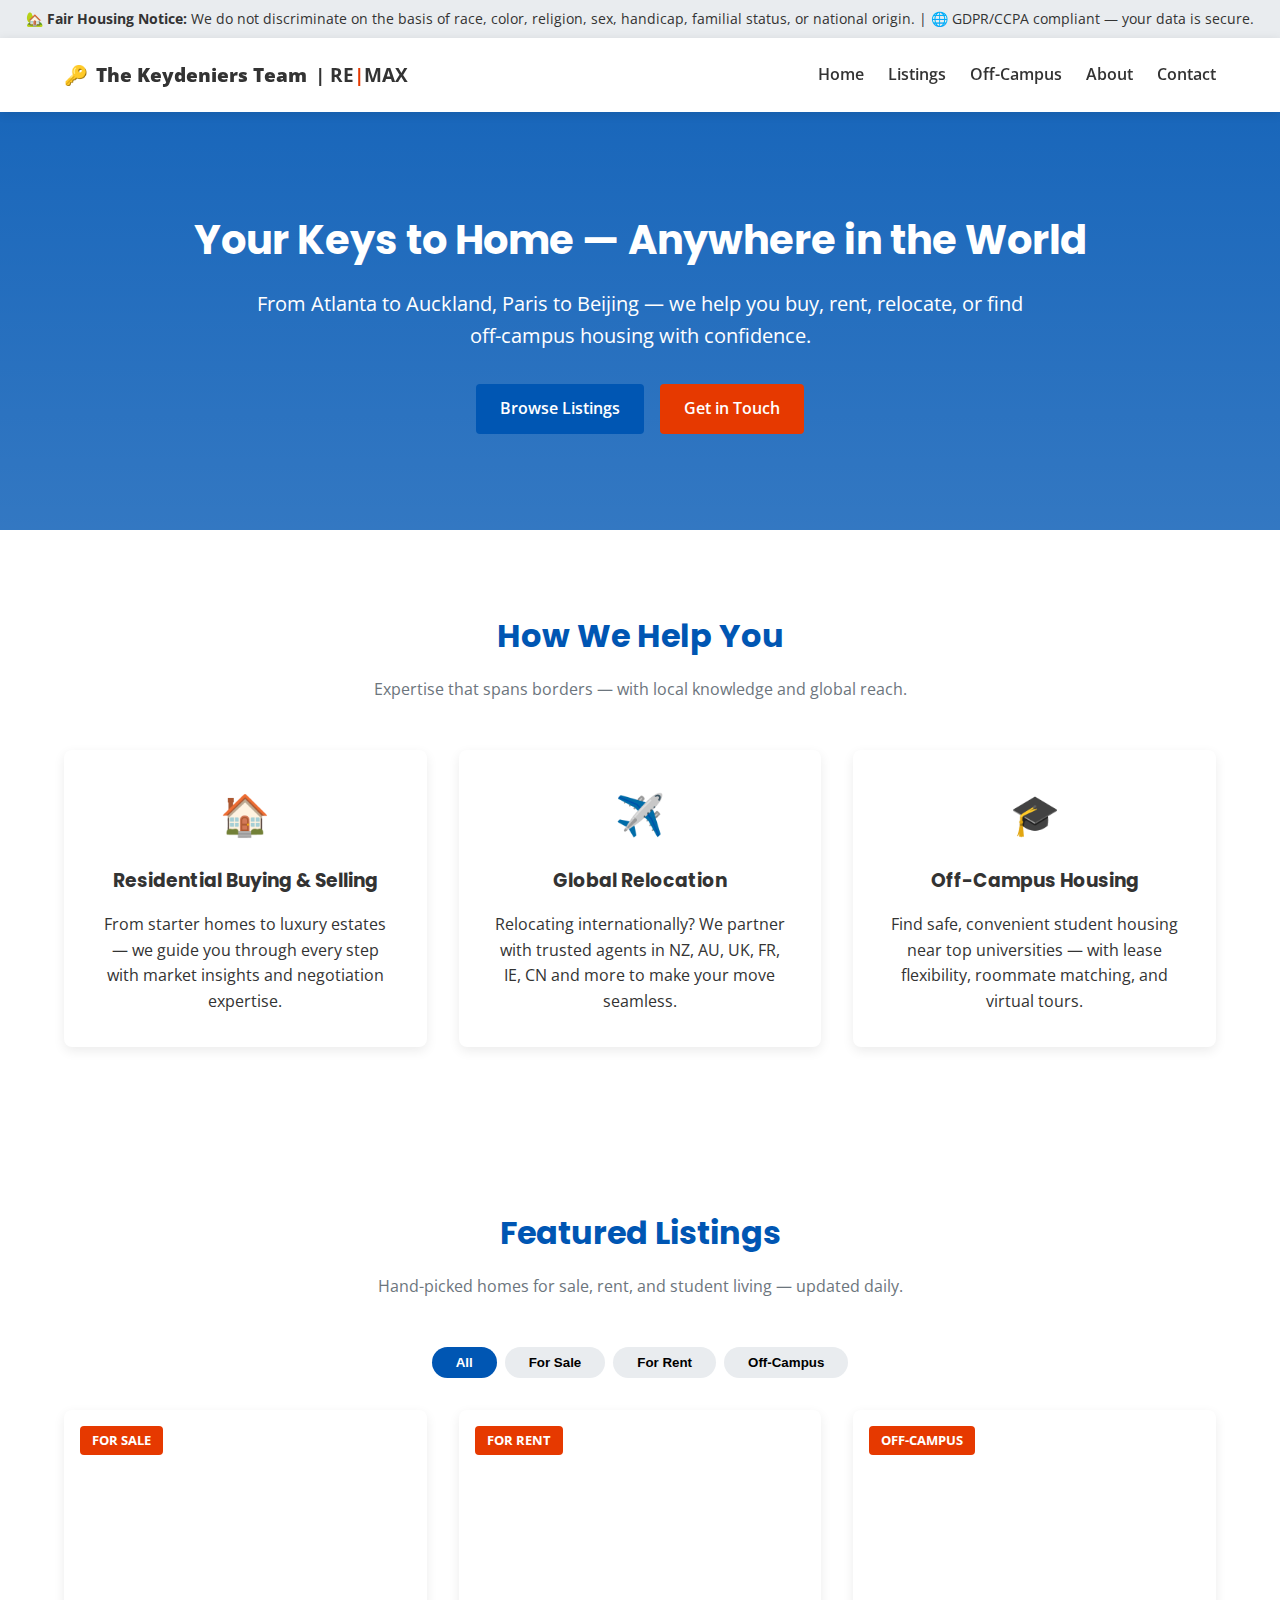
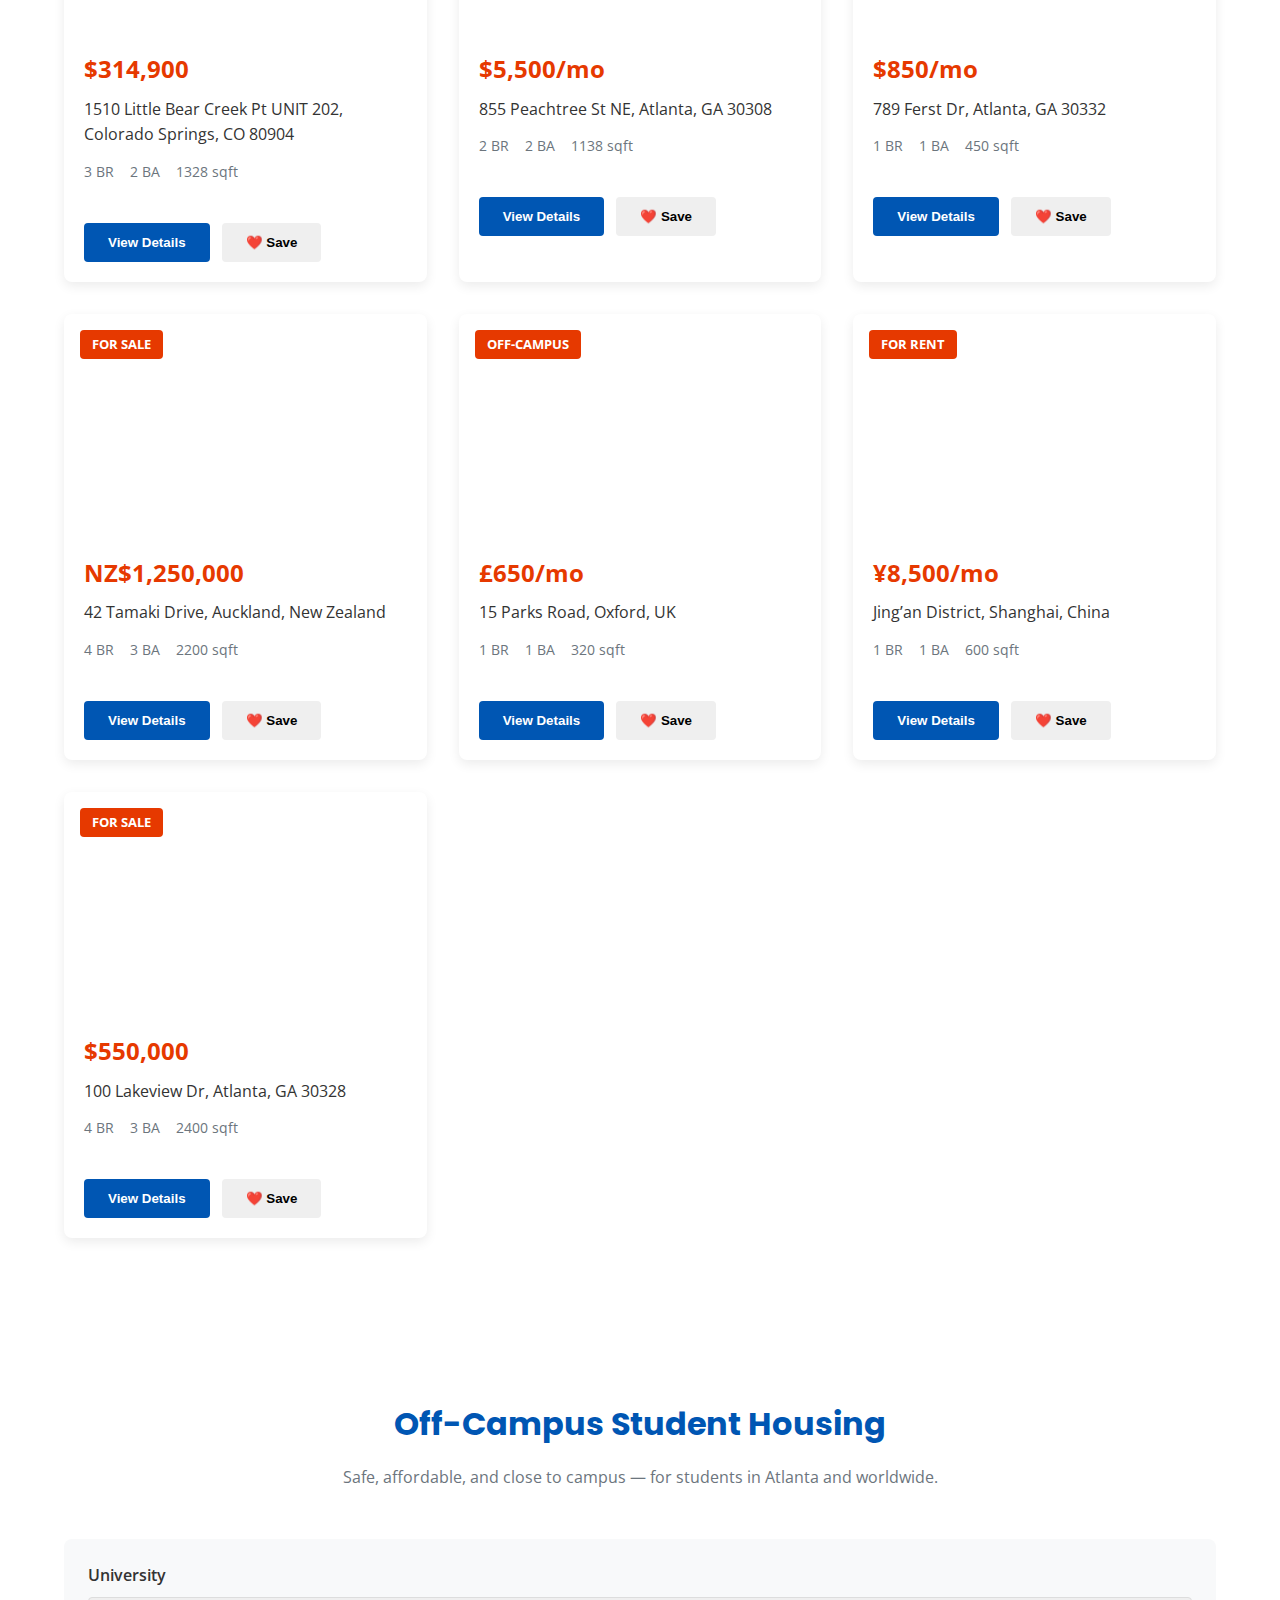
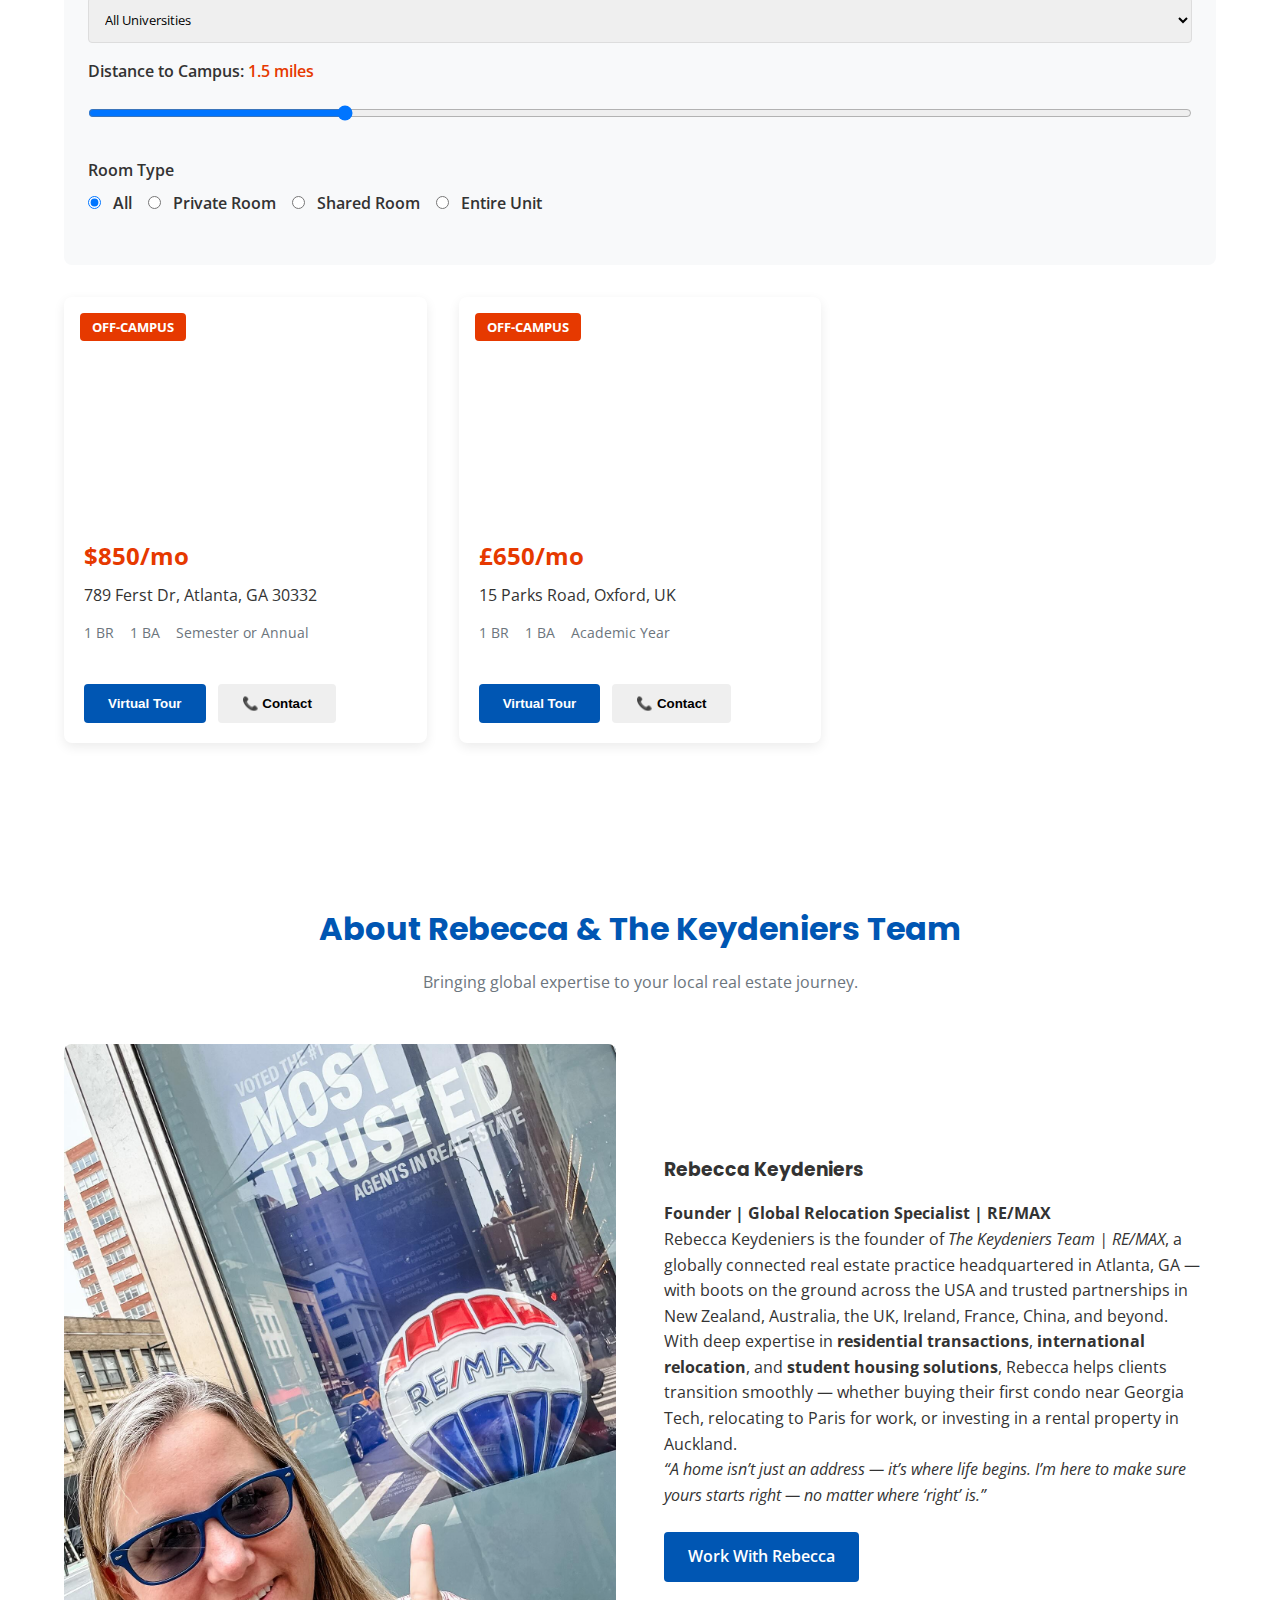
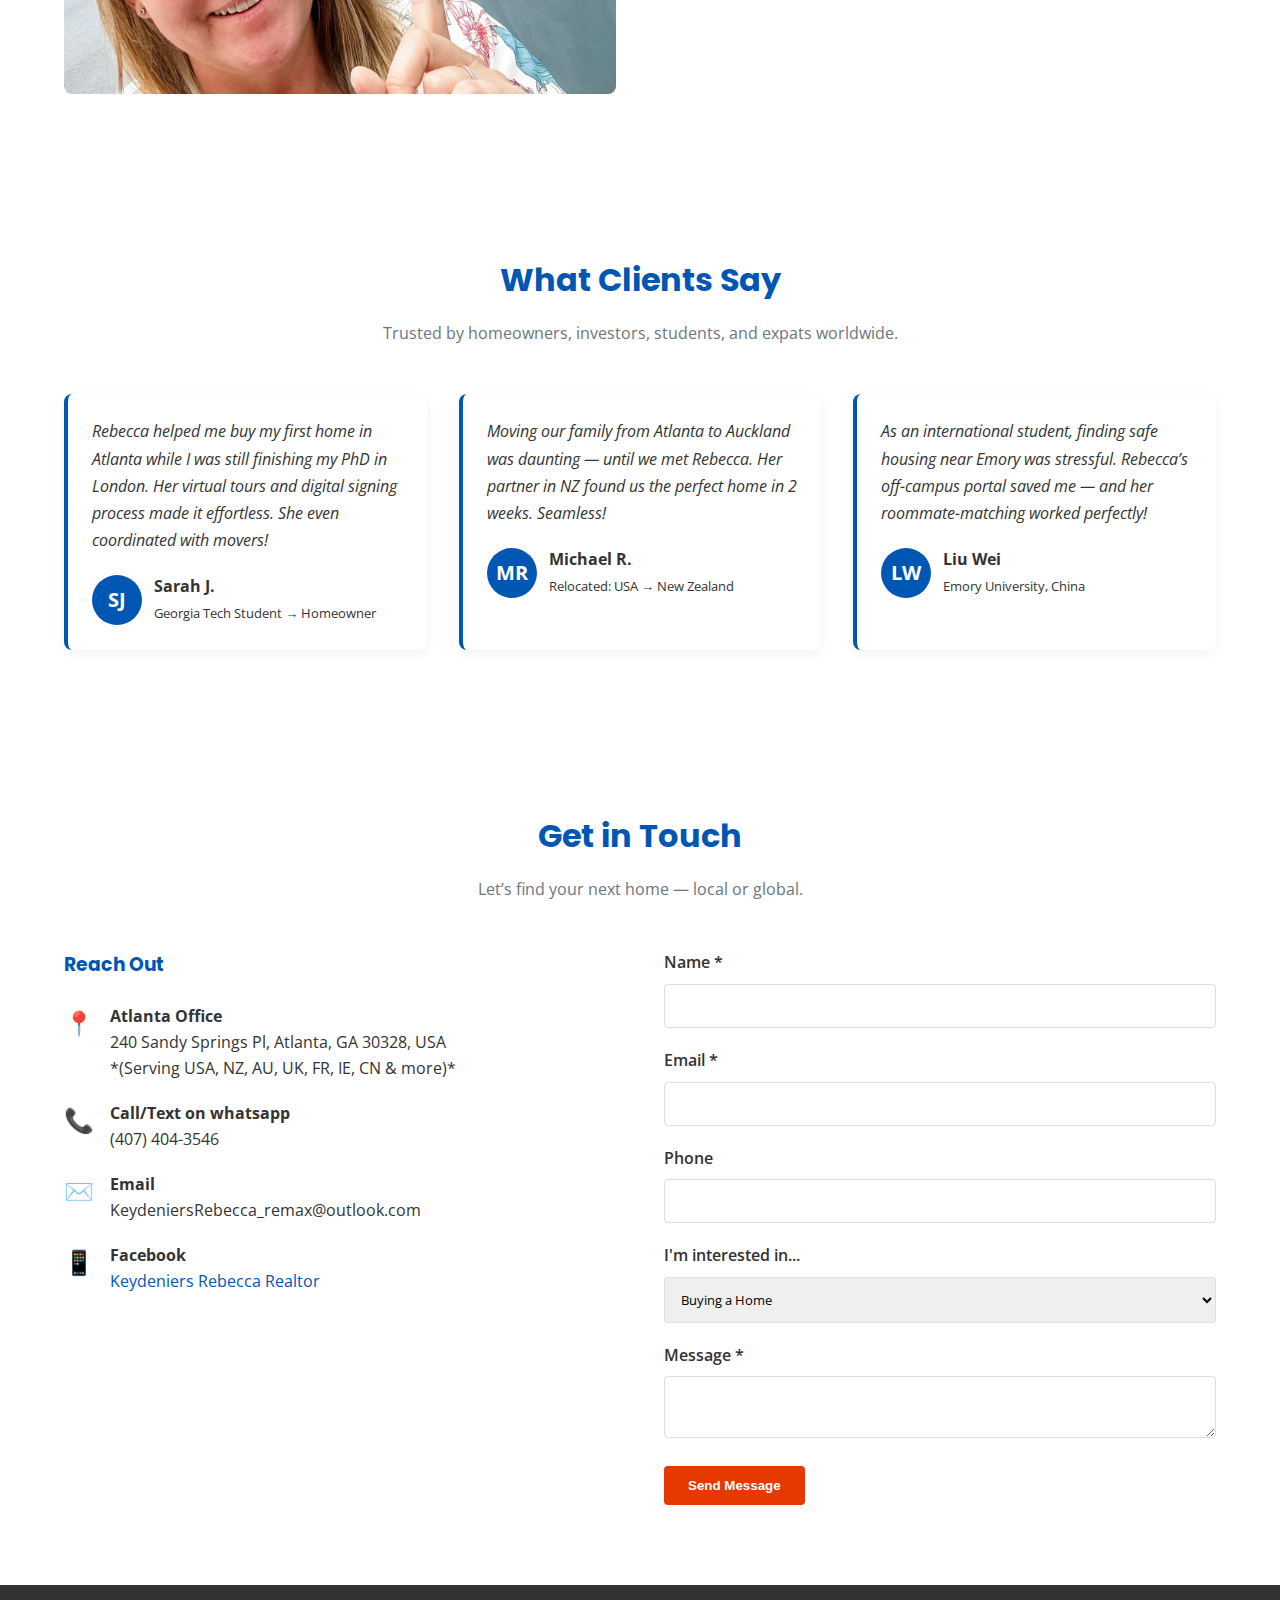
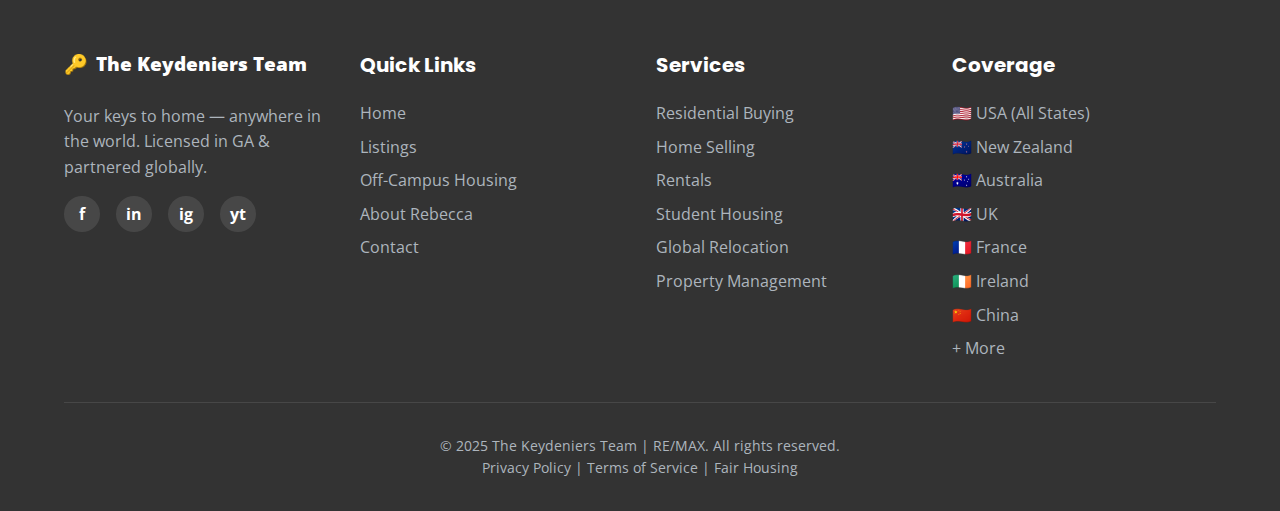
<file: index.html>
<!DOCTYPE html>
<html lang="en">
<head>
  <meta charset="UTF-8" />
  <meta name="viewport" content="width=device-width, initial-scale=1.0" />
  <meta name="description" content="The Keydeniers Team | RE/MAX — Your Keys to Home, Anywhere in the World. Residential, Relocation & Off-Campus Housing in Atlanta, GA & Globally." />
  
  <!-- Open Graph for Facebook -->
  <meta property="og:title" content="The Keydeniers Team | RE/MAX" />
  <meta property="og:description" content="Keys to Global Living — From Atlanta to Auckland. Buy, Rent, Relocate, or Find Off-Campus Housing." />
  <meta property="og:image" content="https://placehold.co/1200x630/0056b3/ffffff?text=The+Keydeniers+Team+%7C+RE%7CMAX" />
  <meta property="og:url" content="https://yourdomain.com" />
  <meta property="og:type" content="website" />
  <meta property="og:locale" content="en_US" />
  
  <title>The Keydeniers Team | RE/MAX — Keys to Global Living</title>
  
  <!-- Google Fonts -->
  <link href="https://fonts.googleapis.com/css2?family=Poppins:wght@600;700&family=Open+Sans:wght@400;600&display=swap" rel="stylesheet" />
  
  <link rel="stylesheet" href="style.css" />
</head>
<body>
  <!-- Fair Housing & GDPR Compliance Banner -->
  <div class="compliance-banner">
    🏡 <strong>Fair Housing Notice:</strong> We do not discriminate on the basis of race, color, religion, sex, handicap, familial status, or national origin. | 
    🌐 GDPR/CCPA compliant — your data is secure.
  </div>

  <!-- Header -->
  <header>
    <div class="container">
      <nav class="navbar">
        <div class="logo">
          <span class="key">🔑</span>
          <strong>The Keydeniers Team</strong>
          <span class="remax">| RE<span class="remax-red">|</span>MAX</span>
        </div>
        <button class="mobile-menu-btn">☰</button>
        <div class="nav-links">
          <a href="#home">Home</a>
          <a href="#listings">Listings</a>
          <a href="#student">Off-Campus</a>
          <a href="#about">About</a>
          <a href="#contact">Contact</a>
        </div>
      </nav>
    </div>
  </header>

  <!-- Hero Section -->
  <section id="home" class="hero">
    <div class="container">
      <h1>Your Keys to Home — Anywhere in the World</h1>
      <p>From Atlanta to Auckland, Paris to Beijing — we help you buy, rent, relocate, or find off-campus housing with confidence.</p>
      <div class="hero-btns">
        <a href="#listings" class="btn btn-primary">Browse Listings</a>
        <a href="#contact" class="btn btn-secondary">Get in Touch</a>
      </div>
    </div>
  </section>

  <!-- Services -->
  <section class="section">
    <div class="container">
      <div class="section-title">
        <h2>How We Help You</h2>
        <p>Expertise that spans borders — with local knowledge and global reach.</p>
      </div>
      <div class="services-grid">
        <div class="service-card">
          <div class="service-icon">🏠</div>
          <div class="service-content">
            <h3>Residential Buying & Selling</h3>
            <p>From starter homes to luxury estates — we guide you through every step with market insights and negotiation expertise.</p>
          </div>
        </div>
        <div class="service-card">
          <div class="service-icon">✈️</div>
          <div class="service-content">
            <h3>Global Relocation</h3>
            <p>Relocating internationally? We partner with trusted agents in NZ, AU, UK, FR, IE, CN and more to make your move seamless.</p>
          </div>
        </div>
        <div class="service-card">
          <div class="service-icon">🎓</div>
          <div class="service-content">
            <h3>Off-Campus Housing</h3>
            <p>Find safe, convenient student housing near top universities — with lease flexibility, roommate matching, and virtual tours.</p>
          </div>
        </div>
      </div>
    </div>
  </section>

  <!-- Listings -->
  <section id="listings" class="section">
    <div class="container">
      <div class="section-title">
        <h2>Featured Listings</h2>
        <p>Hand-picked homes for sale, rent, and student living — updated daily.</p>
      </div>

      <div class="listings-tabs">
        <button class="tab-btn active" data-tab="all">All</button>
        <button class="tab-btn" data-tab="sale">For Sale</button>
        <button class="tab-btn" data-tab="rent">For Rent</button>
        <button class="tab-btn" data-tab="student">Off-Campus</button>
      </div>

      <div class="listings-grid" id="listings-container">
        <!-- Listings injected by JS -->
      </div>
    </div>
  </section>

  <!-- Student Housing -->
  <section id="student" class="section">
    <div class="container">
      <div class="section-title">
        <h2>Off-Campus Student Housing</h2>
        <p>Safe, affordable, and close to campus — for students in Atlanta and worldwide.</p>
      </div>

      <div class="filters">
        <div class="filter-group">
          <label>University</label>
          <select id="university-filter" class="form-control">
            <option value="">All Universities</option>
            <option value="georgia-tech">Georgia Tech</option>
            <option value="emory">Emory University</option>
            <option value="uga">University of Georgia</option>
            <option value="auckland">University of Auckland</option>
            <option value="sydney">University of Sydney</option>
            <option value="oxford">University of Oxford</option>
          </select>
        </div>
        <div class="filter-group">
          <label>Distance to Campus: <span id="distance-value" class="range-value">1.5 miles</span></label>
          <input type="range" id="distance-filter" min="0.5" max="5" step="0.5" value="1.5" class="form-control">
        </div>
        <div class="filter-group">
          <label>Room Type</label>
          <div>
            <label><input type="radio" name="room-type" value="all" checked> All</label>
            <label><input type="radio" name="room-type" value="private"> Private Room</label>
            <label><input type="radio" name="room-type" value="shared"> Shared Room</label>
            <label><input type="radio" name="room-type" value="entire"> Entire Unit</label>
          </div>
        </div>
      </div>

      <div class="listings-grid" id="student-listings">
        <!-- Student listings injected here -->
      </div>
    </div>
  </section>

  <!-- About -->
  <section id="about" class="section">
    <div class="container">
      <div class="section-title">
        <h2>About Rebecca & The Keydeniers Team</h2>
        <p>Bringing global expertise to your local real estate journey.</p>
      </div>
      <div class="about-grid">
        <div class="about-img" style="background-image: url(./images/work.jpg);"></div>
        <div>
          <h3>Rebecca Keydeniers</h3>
          <p><strong>Founder | Global Relocation Specialist | RE/MAX</strong></p>
          <p>Rebecca Keydeniers is the founder of <em>The Keydeniers Team | RE/MAX</em>, a globally connected real estate practice headquartered in Atlanta, GA — with boots on the ground across the USA and trusted partnerships in New Zealand, Australia, the UK, Ireland, France, China, and beyond.</p>
          <p>With deep expertise in <strong>residential transactions</strong>, <strong>international relocation</strong>, and <strong>student housing solutions</strong>, Rebecca helps clients transition smoothly — whether buying their first condo near Georgia Tech, relocating to Paris for work, or investing in a rental property in Auckland.</p>
          <p><em>“A home isn’t just an address — it’s where life begins. I’m here to make sure yours starts right — no matter where ‘right’ is.”</em></p>
          <a href="#contact" class="btn btn-primary" style="margin-top: 1.5rem;">Work With Rebecca</a>
        </div>
      </div>
    </div>
  </section>

  <!-- Testimonials -->
  <section class="section testimonials">
    <div class="container">
      <div class="section-title">
        <h2>What Clients Say</h2>
        <p>Trusted by homeowners, investors, students, and expats worldwide.</p>
      </div>
      <div class="testimonial-grid">
        <div class="testimonial-card">
          <div class="testimonial-text">
            Rebecca helped me buy my first home in Atlanta while I was still finishing my PhD in London. Her virtual tours and digital signing process made it effortless. She even coordinated with movers!
          </div>
          <div class="testimonial-author">
            <div class="author-avatar">SJ</div>
            <div>
              <strong>Sarah J.</strong><br>
              <small>Georgia Tech Student → Homeowner</small>
            </div>
          </div>
        </div>
        <div class="testimonial-card">
          <div class="testimonial-text">
            Moving our family from Atlanta to Auckland was daunting — until we met Rebecca. Her partner in NZ found us the perfect home in 2 weeks. Seamless!
          </div>
          <div class="testimonial-author">
            <div class="author-avatar">MR</div>
            <div>
              <strong>Michael R.</strong><br>
              <small>Relocated: USA → New Zealand</small>
            </div>
          </div>
        </div>
        <div class="testimonial-card">
          <div class="testimonial-text">
            As an international student, finding safe housing near Emory was stressful. Rebecca’s off-campus portal saved me — and her roommate-matching worked perfectly!
          </div>
          <div class="testimonial-author">
            <div class="author-avatar">LW</div>
            <div>
              <strong>Liu Wei</strong><br>
              <small>Emory University, China</small>
            </div>
          </div>
        </div>
      </div>
    </div>
  </section>

  <!-- Contact -->
  <section id="contact" class="section">
    <div class="container">
      <div class="section-title">
        <h2>Get in Touch</h2>
        <p>Let’s find your next home — local or global.</p>
      </div>
      <div class="contact-grid">
        <div class="contact-info">
          <h3>Reach Out</h3>
          <div class="contact-detail">
            <div class="contact-icon">📍</div>
            <div>
              <strong>Atlanta Office</strong><br>
              240 Sandy Springs Pl, Atlanta, GA 30328, USA<br>
              *(Serving USA, NZ, AU, UK, FR, IE, CN & more)*
            </div>
          </div>
          <div class="contact-detail">
            <div class="contact-icon">📞</div>
            <div>
              <strong>Call/Text on whatsapp</strong><br>
              <a href="tel:+14074043546" style="color: var(--dark);">(407) 404-3546</a>
            </div>
          </div>
          <div class="contact-detail">
            <div class="contact-icon">✉️</div>
            <div>
              <strong>Email</strong><br>
              <a href="mailto:joepossum@gmail.com" style="color: var(--dark);">KeydeniersRebecca_remax@outlook.com</a>
            </div>
          </div>
          <div class="contact-detail">
            <div class="contact-icon">📱</div>
            <div>
              <strong>Facebook</strong><br>
              <a href="https://web.facebook.com/profile.php?id=61585842321740" target="_blank" style="color: var(--primary);">Keydeniers Rebecca Realtor</a>
            </div>
          </div>
        </div>
        <div>
          <!-- ✅ FULLY CORRECTED FORM -->
          <form action="https://formspree.io/f/xykykwvv" method="POST">
            <input type="hidden" name="_subject" value="Keydeniers Team — General Inquiry">
            <input type="hidden" name="_cc" value="joepossum@gmail.com">
            <input type="hidden" name="_next" value="https://the-keydeniers-team-re-max.onrender.com/thank-you.html">

            <div class="form-group">
              <label for="name">Name *</label>
              <input type="text" id="name" name="name" class="form-control" required>
            </div>
            <div class="form-group">
              <label for="email">Email *</label>
              <input type="email" id="email" name="email" class="form-control" required>
            </div>
            <div class="form-group">
              <label for="phone">Phone</label>
              <input type="tel" id="phone" name="phone" class="form-control">
            </div>
            <div class="form-group">
              <label for="interest">I'm interested in...</label>
              <select id="interest" name="interest" class="form-control">
                <option value="buying">Buying a Home</option>
                <option value="selling">Selling My Home</option>
                <option value="renting">Renting</option>
                <option value="student">Off-Campus Housing</option>
                <option value="relocation">International Relocation</option>
                <option value="other">Other</option>
              </select>
            </div>
            <div class="form-group">
              <label for="message">Message *</label>
              <textarea id="message" name="message" class="form-control" required></textarea>
            </div>
            <button type="submit" class="btn btn-secondary">Send Message</button>
          </form>
        </div>
      </div>
    </div>
  </section>

  <!-- Footer -->
  <footer>
    <div class="container">
      <div class="footer-grid">
        <div class="footer-col">
          <div class="logo" style="color: white; margin-bottom: 1.5rem;">
            <span class="key">🔑</span>
            <strong>The Keydeniers Team</strong>
          </div>
          <p>Your keys to home — anywhere in the world. Licensed in GA & partnered globally.</p>
          <div class="social-links">
            <a href="https://facebook.com/KeydeniersRebeccaRealtor" class="social-link" target="_blank" aria-label="Facebook">f</a>
            <a href="#" class="social-link" aria-label="LinkedIn">in</a>
            <a href="#" class="social-link" aria-label="Instagram">ig</a>
            <a href="#" class="social-link" aria-label="YouTube">yt</a>
          </div>
        </div>
        <div class="footer-col">
          <h4>Quick Links</h4>
          <ul class="footer-links">
            <li><a href="#home">Home</a></li>
            <li><a href="#listings">Listings</a></li>
            <li><a href="#student">Off-Campus Housing</a></li>
            <li><a href="#about">About Rebecca</a></li>
            <li><a href="#contact">Contact</a></li>
          </ul>
        </div>
        <div class="footer-col">
          <h4>Services</h4>
          <ul class="footer-links">
            <li><a href="#">Residential Buying</a></li>
            <li><a href="#">Home Selling</a></li>
            <li><a href="#">Rentals</a></li>
            <li><a href="#">Student Housing</a></li>
            <li><a href="#">Global Relocation</a></li>
            <li><a href="#">Property Management</a></li>
          </ul>
        </div>
        <div class="footer-col">
          <h4>Coverage</h4>
          <ul class="footer-links">
            <li>🇺🇸 USA (All States)</li>
            <li>🇳🇿 New Zealand</li>
            <li>🇦🇺 Australia</li>
            <li>🇬🇧 UK</li>
            <li>🇫🇷 France</li>
            <li>🇮🇪 Ireland</li>
            <li>🇨🇳 China</li>
            <li>+ More</li>
          </ul>
        </div>
      </div>
      <div class="copyright">
        &copy; 2025 The Keydeniers Team | RE/MAX. All rights reserved.<br>
        <a href="#" style="color: #adb5bd;">Privacy Policy</a> | 
        <a href="#" style="color: #adb5bd;">Terms of Service</a> | 
        <a href="#" style="color: #adb5bd;">Fair Housing</a>
      </div>
    </div>
  </footer>

  <!-- Property Detail Modal -->
  <div id="propertyModal" class="modal">
    <div class="modal-content">
      <span class="close" data-modal="propertyModal">&times;</span>
      <div id="modalBody"></div>
    </div>
  </div>

  <!-- ✅ CORRECTED VIRTUAL TOUR MODAL -->
  <div id="virtualTourModal" class="modal">
    <div class="modal-content">
      <span class="close" data-modal="virtualTourModal">&times;</span>
      <h2 style="color: var(--primary); margin-bottom: 1rem;">📅 Book a Virtual Tour</h2>
      <p id="virtualTourPropertyAddress" style="font-weight: 600; margin-bottom: 1.5rem; color: var(--dark);"></p>

      <form action="https://formspree.io/f/xykykwvv" method="POST">
        <input type="hidden" name="_subject" value="PropertyParams Virtual Tour Request">
        <input type="hidden" name="_cc" value="joepossum@gmail.com">
        <input type="hidden" name="_next" value="https://the-keydeniers-team-re-max.onrender.com/thank-you.html">
        <input type="hidden" name="property_address" id="vt-property-address">

        <div class="form-group">
          <label for="vt-name">Full Name *</label>
          <input type="text" id="vt-name" name="name" class="form-control" required>
        </div>
        <div class="form-group">
          <label for="vt-email">Email *</label>
          <input type="email" id="vt-email" name="email" class="form-control" required>
        </div>
        <div class="form-group">
          <label for="vt-phone">Phone *</label>
          <input type="tel" id="vt-phone" name="phone" class="form-control" required>
        </div>
        <div class="form-group">
          <label for="vt-date">Preferred Date & Time (Optional)</label>
          <input type="datetime-local" id="vt-date" name="preferred_datetime" class="form-control">
        </div>
        <div class="form-group">
          <label for="vt-message">Additional Notes (Optional)</label>
          <textarea id="vt-message" name="message" class="form-control" rows="3" placeholder="e.g., time zone, accessibility needs..."></textarea>
        </div>

        <div style="display: flex; gap: 1rem; flex-wrap: wrap; justify-content: flex-end; margin-top: 1.5rem;">
          <button type="button" class="btn" data-modal="virtualTourModal" data-action="close">Cancel</button>
          <button type="submit" class="btn btn-primary">✅ Book Virtual Tour</button>
        </div>
      </form>
    </div>
  </div>

  <!-- Contact Options Modal -->
  <div id="contactOptionsModal" class="modal">
    <div class="modal-content">
      <span class="close" data-modal="contactOptionsModal">&times;</span>
      <h2 style="color: var(--primary); margin-bottom: 1rem;">📞 Contact Rebecca on whatsapp</h2>
      <p>Choose how you'd like to reach out:</p>

      <div style="margin: 2rem 0; display: flex; flex-direction: column; gap: 1.5rem;">
        <div style="background: #f8f9fa; padding: 1.5rem; border-radius: 8px;">
          <h3 style="margin: 0 0 0.75rem; color: var(--secondary);">📱 Text or Call on whatsapp</h3>
          <p><strong>Rebecca Keydeniers</strong><br>
          <a href="tel:+14074043546" style="font-size: 1.25rem; color: var(--dark); display: inline-flex; align-items: center; gap: 0.5rem;">
            📞 (407) 404-3546
          </a></p>
          <p style="font-size: 0.9rem; color: #6c757d;">Available Mon–Sat, 8am–8pm ET</p>
        </div>

        <div style="background: #f8f9fa; padding: 1.5rem; border-radius: 8px;">
          <h3 style="margin: 0 0 0.75rem; color: var(--primary);">✉️ Email</h3>
          <p>
            <a href="mailto:joepossum@gmail.com?subject=PropertyParams Inquiry" 
               style="font-size: 1.1rem; color: var(--dark); display: inline-flex; align-items: center; gap: 0.5rem;">
              ✉️ KeydeniersRebecca_remax@outlook.com
            </a>
          </p>
          <p style="font-size: 0.9rem; color: #6c757d;">We respond within 2 hours during business hours.</p>
        </div>

        <div style="background: #e9ecef; padding: 1.25rem; border-radius: 8px; font-size: 0.95rem;">
          <strong>📍 Office:</strong> 240 Sandy Springs Pl, Atlanta, GA 30328<br>
          <strong>🌐 Facebook:</strong> 
          <a href="https://facebook.com/KeydeniersRebeccaRealtor" target="_blank" style="color: var(--primary);">
            Keydeniers Rebecca Realtor
          </a>
        </div>
      </div>

      <div style="text-align: center; margin-top: 1.5rem;">
        <button class="btn" data-modal="contactOptionsModal" data-action="close">Close</button>
      </div>
    </div>
  </div>

  <!-- Save Notification -->
  <div id="saveNotification" class="save-notification">
    ❤️ Saved to Favorites!
  </div>

  <script src="script.js"></script>
</body>
</html>
</file>
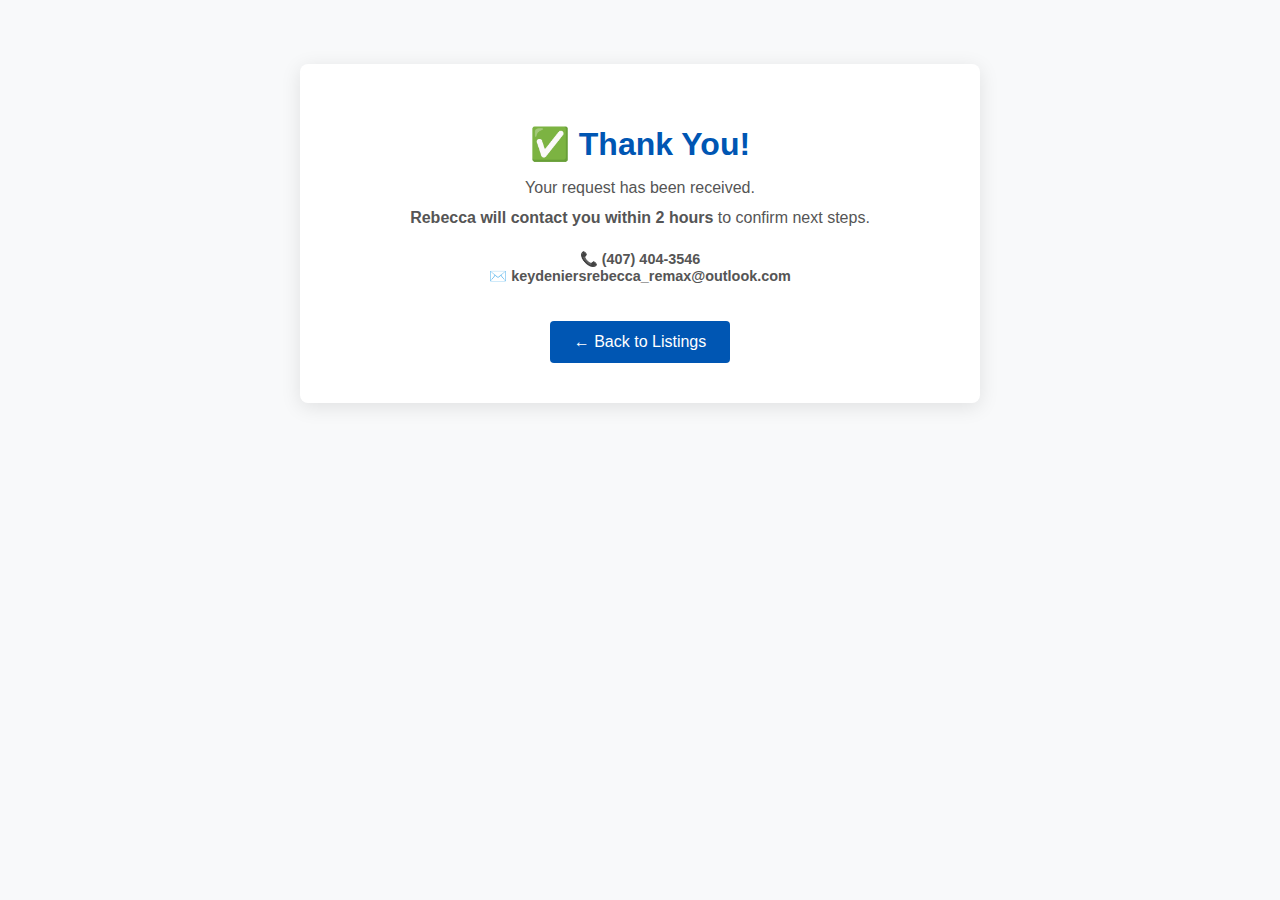
<file: thank-you.html>
<!DOCTYPE html>
<html lang="en">
<head>
  <meta charset="UTF-8">
  <meta name="viewport" content="width=device-width, initial-scale=1.0">
  <title>Thank You | The Keydeniers Team</title>
  <style>
    body { font-family: 'Open Sans', sans-serif; background: #f8f9fa; margin: 0; padding: 4rem 1rem; }
    .card { max-width: 600px; margin: 0 auto; background: white; padding: 2.5rem; border-radius: 8px; box-shadow: 0 4px 20px rgba(0,0,0,0.1); text-align: center; }
    h1 { color: #0056b3; margin-bottom: 1rem; }
    p { margin: 0.75rem 0; color: #555; }
    .btn { display: inline-block; margin-top: 1.5rem; padding: 0.75rem 1.5rem; background: #0056b3; color: white; text-decoration: none; border-radius: 4px; }
    .contact { margin-top: 1.5rem; font-size: 0.9rem; color: #777; }
  </style>
</head>
<body>
  <div class="card">
    <h1>✅ Thank You!</h1>
    <p>Your request has been received.</p>
    <p><strong>Rebecca will contact you within 2 hours</strong> to confirm next steps.</p>
    
    <div class="contact">
      <p><strong>📞 (407) 404-3546</strong><br>
      <strong>✉️ keydeniersrebecca_remax@outlook.com</strong></p>
    </div>
    
    <a href="index.html" class="btn">← Back to Listings</a>
  </div>
</body>
</html>
</file>
<file: style.css>
/* =============== VARIABLES =============== */
:root {
  --primary: #0056b3;
  --primary-dark: #003d82;
  --secondary: #e63900;
  --dark: #333;
  --light: #f8f9fa;
  --gray: #6c757d;
  --success: #28a745;
}

/* =============== BASE =============== */
* {
  margin: 0;
  padding: 0;
  box-sizing: border-box;
}

body {
  font-family: 'Open Sans', sans-serif;
  line-height: 1.6;
  color: var(--dark);
  background-color: #fff;
}

h1, h2, h3, h4 {
  font-family: 'Poppins', sans-serif;
  font-weight: 700;
  margin-bottom: 1rem;
}

a {
  text-decoration: none;
  color: inherit;
}

img {
  max-width: 100%;
}

.container {
  width: 100%;
  max-width: 1200px;
  margin: 0 auto;
  padding: 0 1.5rem;
}

.btn {
  display: inline-block;
  padding: 0.75rem 1.5rem;
  border-radius: 4px;
  font-weight: 600;
  cursor: pointer;
  transition: all 0.3s ease;
  border: none;
  text-align: center;
}

.btn-primary {
  background: var(--primary);
  color: white;
}
.btn-primary:hover {
  background: var(--primary-dark);
}

.btn-secondary {
  background: var(--secondary);
  color: white;
}
.btn-secondary:hover {
  background: #c03000;
}

/* =============== COMPLIANCE BANNER =============== */
.compliance-banner {
  background: #e9ecef;
  padding: 0.5rem 1rem;
  font-size: 0.875rem;
  text-align: center;
  color: var(--dark);
}

/* =============== HEADER =============== */
header {
  background: white;
  box-shadow: 0 2px 10px rgba(0,0,0,0.1);
  position: sticky;
  top: 0;
  z-index: 1000;
}

.navbar {
  display: flex;
  justify-content: space-between;
  align-items: center;
  padding: 1rem 0;
}

.logo {
  font-size: 1.2rem;
  font-weight: 700;
  display: flex;
  align-items: center;
  gap: 0.5rem;
}

.remax-red {
  color: var(--secondary);
}

.mobile-menu-btn {
  display: none;
  background: none;
  border: none;
  font-size: 1.5rem;
  cursor: pointer;
  color: var(--dark);
}

.nav-links {
  display: flex;
  gap: 1.5rem;
}

.nav-links a {
  font-weight: 600;
  padding: 0.5rem 0;
  position: relative;
}
.nav-links a::after {
  content: '';
  position: absolute;
  bottom: 0;
  left: 0;
  width: 0;
  height: 2px;
  background: var(--primary);
  transition: width 0.3s;
}
.nav-links a:hover::after {
  width: 100%;
}

/* =============== HERO =============== */
.hero {
  background: linear-gradient(rgba(0, 86, 179, 0.9), rgba(0, 86, 179, 0.8)), url('https://placehold.co/1920x1080/e0e0e0/999999?text=Atlanta+Skyline') no-repeat center center/cover;
  color: white;
  padding: 6rem 0;
  text-align: center;
}

.hero h1 {
  font-size: 2.5rem;
  margin-bottom: 1rem;
}

.hero p {
  font-size: 1.25rem;
  max-width: 800px;
  margin: 0 auto 2rem;
}

.hero-btns {
  display: flex;
  justify-content: center;
  gap: 1rem;
  flex-wrap: wrap;
}

/* =============== SECTIONS =============== */
.section {
  padding: 5rem 0;
}

.section-title {
  text-align: center;
  margin-bottom: 3rem;
}
.section-title h2 {
  font-size: 2rem;
  color: var(--primary);
}
.section-title p {
  color: var(--gray);
  max-width: 700px;
  margin: 0.5rem auto 0;
}

/* =============== SERVICES =============== */
.services-grid {
  display: grid;
  grid-template-columns: repeat(auto-fit, minmax(300px, 1fr));
  gap: 2rem;
}

.service-card {
  background: white;
  border-radius: 8px;
  padding: 2rem;
  box-shadow: 0 4px 12px rgba(0,0,0,0.08);
  text-align: center;
  transition: transform 0.3s;
}
.service-card:hover {
  transform: translateY(-5px);
}

.service-icon {
  font-size: 2.5rem;
  margin-bottom: 1.25rem;
  color: var(--primary);
}

/* =============== LISTINGS =============== */
.listings-tabs {
  display: flex;
  justify-content: center;
  gap: 0.5rem;
  margin-bottom: 2rem;
  flex-wrap: wrap;
}

.tab-btn {
  padding: 0.5rem 1.5rem;
  background: #e9ecef;
  border: none;
  border-radius: 30px;
  font-weight: 600;
  cursor: pointer;
  transition: all 0.3s;
}

.tab-btn.active,
.tab-btn:hover {
  background: var(--primary);
  color: white;
}

.listings-grid {
  display: grid;
  grid-template-columns: repeat(auto-fill, minmax(350px, 1fr));
  gap: 2rem;
}

.listing-card {
  background: white;
  border-radius: 8px;
  overflow: hidden;
  box-shadow: 0 4px 12px rgba(0,0,0,0.08);
  transition: box-shadow 0.3s;
}
.listing-card:hover {
  box-shadow: 0 8px 20px rgba(0,0,0,0.12);
}

.listing-img {
  height: 220px;
  background-size: cover;
  background-position: center;
  position: relative;
}

.listing-badge {
  position: absolute;
  top: 1rem;
  left: 1rem;
  background: var(--secondary);
  color: white;
  padding: 0.25rem 0.75rem;
  font-size: 0.8rem;
  font-weight: 700;
  border-radius: 4px;
}

.listing-content {
  padding: 1.25rem;
}

.listing-price {
  font-size: 1.5rem;
  font-weight: 700;
  color: var(--secondary);
  margin-bottom: 0.5rem;
}

.listing-address {
  color: var(--dark);
  margin-bottom: 0.75rem;
}

.listing-features {
  display: flex;
  gap: 1rem;
  color: var(--gray);
  font-size: 0.9rem;
  margin-bottom: 1.25rem;
}

.listing-footer {
  padding: 0 1.25rem 1.25rem;
  display: flex;
  gap: 0.75rem;
}

/* Student Filters */
.filters {
  background: #f8f9fa;
  padding: 1.5rem;
  border-radius: 8px;
  margin-bottom: 2rem;
}

.filter-group {
  margin-bottom: 1rem;
}
.filter-group label {
  display: block;
  margin-bottom: 0.5rem;
  font-weight: 600;
}
.filter-group .range-value {
  font-weight: 600;
  color: var(--secondary);
}
.filter-group input[type="range"] {
  width: 100%;
}

.filter-group div {
  display: flex;
  flex-wrap: wrap;
  gap: 1rem;
}
.filter-group label > input {
  margin-right: 0.5rem;
}

/* =============== ABOUT =============== */
.about-grid {
  display: grid;
  grid-template-columns: 1fr 1fr;
  gap: 3rem;
  align-items: center;
}

.about-img {
  height: 650px;
  background: url('https://placehold.co/600x600/e0e0e0/999999?text=Rebecca+Keydeniers') center/cover no-repeat;
  border-radius: 8px;
}

/* =============== TESTIMONIALS =============== */
.testimonial-grid {
  display: grid;
  grid-template-columns: repeat(auto-fit, minmax(320px, 1fr));
  gap: 2rem;
}

.testimonial-card {
  background: white;
  border-radius: 8px;
  padding: 1.5rem;
  box-shadow: 0 4px 12px rgba(0,0,0,0.05);
  border-left: 4px solid var(--primary);
}

.testimonial-text {
  font-style: italic;
  margin-bottom: 1.25rem;
  line-height: 1.7;
}

.testimonial-author {
  display: flex;
  align-items: center;
  gap: 0.75rem;
}

.author-avatar {
  width: 50px;
  height: 50px;
  background: var(--primary);
  color: white;
  border-radius: 50%;
  display: flex;
  align-items: center;
  justify-content: center;
  font-weight: 700;
  font-size: 1.25rem;
}

/* =============== CONTACT =============== */
.contact-grid {
  display: grid;
  grid-template-columns: 1fr 1fr;
  gap: 3rem;
}

.contact-info h3 {
  margin-bottom: 1.5rem;
  color: var(--primary);
}

.contact-detail {
  display: flex;
  gap: 1rem;
  margin-bottom: 1.25rem;
}

.contact-icon {
  font-size: 1.5rem;
}

.form-group {
  margin-bottom: 1.25rem;
}
.form-group label {
  display: block;
  margin-bottom: 0.5rem;
  font-weight: 600;
}
.form-control {
  width: 100%;
  padding: 0.75rem;
  border: 1px solid #ddd;
  border-radius: 4px;
  font-family: inherit;
}
.form-control:focus {
  outline: none;
  border-color: var(--primary);
  box-shadow: 0 0 0 3px rgba(0, 86, 179, 0.2);
}

/* =============== FOOTER =============== */
footer {
  background: var(--dark);
  color: #adb5bd;
  padding: 4rem 0 2rem;
}

.footer-grid {
  display: grid;
  grid-template-columns: repeat(auto-fit, minmax(250px, 1fr));
  gap: 2rem;
  margin-bottom: 2rem;
}

.footer-col h4 {
  color: white;
  margin-bottom: 1.25rem;
  font-size: 1.25rem;
}

.footer-links {
  list-style: none;
}
.footer-links li {
  margin-bottom: 0.5rem;
}
.footer-links a:hover {
  text-decoration: underline;
}

.social-links {
  display: flex;
  gap: 1rem;
  margin-top: 1rem;
}
.social-link {
  display: flex;
  align-items: center;
  justify-content: center;
  width: 36px;
  height: 36px;
  background: rgba(255,255,255,0.1);
  border-radius: 50%;
  color: white;
  font-weight: bold;
  transition: background 0.3s;
}
.social-link:hover {
  background: var(--primary);
}

.copyright {
  text-align: center;
  padding-top: 2rem;
  border-top: 1px solid rgba(255,255,255,0.1);
  font-size: 0.875rem;
}

/* =============== MODAL =============== */
.modal {
  display: none;
  position: fixed;
  z-index: 1001;
  left: 0;
  top: 0;
  width: 100%;
  height: 100%;
  background-color: rgba(0,0,0,0.7);
  overflow-y: auto;
}

.modal-content {
  background: white;
  margin: 5% auto;
  padding: 2rem;
  border-radius: 8px;
  width: 90%;
  max-width: 800px;
  position: relative;
  animation: fadeIn 0.3s;
  max-height: 90dvh;
  overflow-y: auto;
 -webkit-overflow-scrolling: touch;

}

@keyframes fadeIn {
  from { opacity: 0; transform: translateY(-20px); }
  to { opacity: 1; transform: translateY(0); }
}

.close {
  position: absolute;
  right: 1.25rem;
  top: 1rem;
  font-size: 1.5rem;
  font-weight: bold;
  cursor: pointer;
  color: #999;
}
.close:hover {
  color: var(--dark);
}

.modal-body {
  display: grid;
  grid-template-columns: 1fr 1fr;
  gap: 2rem;
}

.modal-img {
  height: 300px;
  background-size: cover;
  background-position: center;
  border-radius: 8px;
}

.modal-details h2 {
  color: var(--primary);
  margin-bottom: 0.5rem;
}

.modal-details .price {
  font-size: 1.5rem;
  font-weight: 700;
  color: var(--secondary);
  margin-bottom: 1rem;
}

.features-grid {
  display: grid;
  grid-template-columns: repeat(2, 1fr);
  gap: 0.75rem;
  margin: 1.5rem 0;
}

.feature-item {
  display: flex;
  align-items: center;
  gap: 0.5rem;
}

.feature-icon {
  color: var(--primary);
  font-weight: bold;
}

.modal-footer {
  display: flex;
  gap: 1rem;
  margin-top: 1.5rem;
  justify-content: flex-end;
}

/* =============== SAVE NOTIFICATION =============== */
.save-notification {
  position: fixed;
  bottom: 20px;
  right: 20px;
  background: var(--success);
  color: white;
  padding: 0.75rem 1.5rem;
  border-radius: 4px;
  box-shadow: 0 4px 12px rgba(0,0,0,0.15);
  z-index: 2000;
  transform: translateX(200%);
  transition: transform 0.3s ease-out;
}

.save-notification.show {
  transform: translateX(0);
}

/* =============== RESPONSIVE =============== */
@media (max-width: 992px) {
  .hero h1 {
    font-size: 2rem;
  }
  .hero p {
    font-size: 1.1rem;
  }
  .logo {
  font-size: 1.2rem;
 
}
}

@media (max-width: 768px) {
  .mobile-menu-btn {
    display: block;
  }
.logo {
  font-size: 1.2rem;
 
}
  .nav-links {
    position: fixed;
    top: 70px;
    left: 0;
    background: white;
    width: 100%;
    flex-direction: column;
    padding: 1rem 0;
    gap: 0;
    box-shadow: 0 4px 6px rgba(0,0,0,0.1);
    display: none;
  }
  .nav-links.show {
    display: flex;
  }
  .nav-links a {
    padding: 1rem 1.5rem;
    border-bottom: 1px solid #eee;
  }

  .hero {
    padding: 4rem 0;
  }
  .hero-btns {
    flex-direction: column;
    align-items: center;
  }

  .about-grid,
  .contact-grid,
  .modal-body {
    grid-template-columns: 1fr;
  }

  .modal-img {
    height: 250px;
  }

  .listings-grid {
    grid-template-columns: 1fr;
  }
}

@media (max-width: 480px) {
  .section {
    padding: 3rem 0;
  }
  .btn {
    width: 100%;
  }
  .listing-footer {
    flex-direction: column;
  }
  .logo {
  font-size: 1.2rem;
 
}
}











/* ===== PROPERTY CAROUSEL (Bootstrap-inspired, no Bootstrap) ===== */
.property-carousel {
  position: relative;
  width: 100%;
  max-height: 320px;
  margin-bottom: 1.5rem;
  overflow: hidden;
  border-radius: 8px;
  background: #f8f9fa;
}

.carousel-inner {
  display: flex;
  height: 100%;
  transition: transform 0.4s ease;
}

.carousel-item {
  min-width: 100%;
  height: 100%;
  display: none;
  flex-shrink: 0;
  position: relative;
}

.carousel-item.active {
  display: block;
}

.carousel-img {
  width: 100%;
  height: 100%;
  object-fit: cover;
  display: block;
}

/* Controls */
.carousel-control-prev,
.carousel-control-next {
  position: absolute;
  top: 50%;
  transform: translateY(-50%);
  width: 44px;
  height: 44px;
  border-radius: 50%;
  background: rgba(0,0,0,0.4);
  color: white;
  border: none;
  display: flex;
  align-items: center;
  justify-content: center;
  font-size: 1.5rem;
  cursor: pointer;
  z-index: 10;
  transition: background 0.2s;
}

.carousel-control-prev:hover,
.carousel-control-next:hover {
  background: rgba(0,0,0,0.6);
}

.carousel-control-prev {
  left: 12px;
}

.carousel-control-next {
  right: 12px;
}

.carousel-control-prev-icon,
.carousel-control-next-icon {
  display: inline-block;
  width: 20px;
  height: 20px;
}

.carousel-control-prev-icon {
  background: url("data:image/svg+xml,%3csvg xmlns='http://www.w3.org/2000/svg' viewBox='0 0 16 16' fill='%23fff'%3e%3cpath d='M11.354 1.646a.5.5 0 0 1 0 .708L5.707 8l5.647 5.646a.5.5 0 0 1-.708.708l-6-6a.5.5 0 0 1 0-.708l6-6a.5.5 0 0 1 .708 0z'/%3e%3c/svg%3e") no-repeat center center / 100% auto;
}

.carousel-control-next-icon {
  background: url("data:image/svg+xml,%3csvg xmlns='http://www.w3.org/2000/svg' viewBox='0 0 16 16' fill='%23fff'%3e%3cpath d='M4.646 1.646a.5.5 0 0 1 .708 0l6 6a.5.5 0 0 1 0 .708l-6 6a.5.5 0 0 1-.708-.708L10.293 8 4.646 2.354a.5.5 0 0 1 0-.708z'/%3e%3c/svg%3e") no-repeat center center / 100% auto;
}

/* Indicators (dots) */
.carousel-indicators {
  position: absolute;
  bottom: 16px;
  left: 50%;
  transform: translateX(-50%);
  display: flex;
  gap: 6px;
  z-index: 10;
}

.carousel-indicators button {
  width: 10px;
  height: 10px;
  border-radius: 50%;
  border: none;
  background: rgba(255,255,255,0.5);
  padding: 0;
  cursor: pointer;
  transition: all 0.2s;
}

.carousel-indicators .active {
  background: white;
  transform: scale(1.2);
}

/* Caption */
.carousel-caption {
  position: absolute;
  bottom: 12px;
  left: 12px;
  right: 12px;
  color: white;
  text-align: left;
  background: rgba(0,0,0,0.5);
  padding: 6px 12px;
  border-radius: 4px;
  font-size: 0.875rem;
  pointer-events: none;
}

.visually-hidden {
  position: absolute !important;
  width: 1px !important;
  height: 1px !important;
  padding: 0 !important;
  margin: -1px !important;
  overflow: hidden !important;
  clip: rect(0, 0, 0, 0) !important;
  white-space: nowrap !important;
  border: 0 !important;
}

/* Responsive */
@media (max-width: 768px) {
  .carousel-control-prev,
  .carousel-control-next {
    width: 36px;
    height: 36px;
    font-size: 1.25rem;
  }
  .carousel-caption {
    font-size: 0.75rem;
    padding: 4px 8px;
  }
}
</file>
